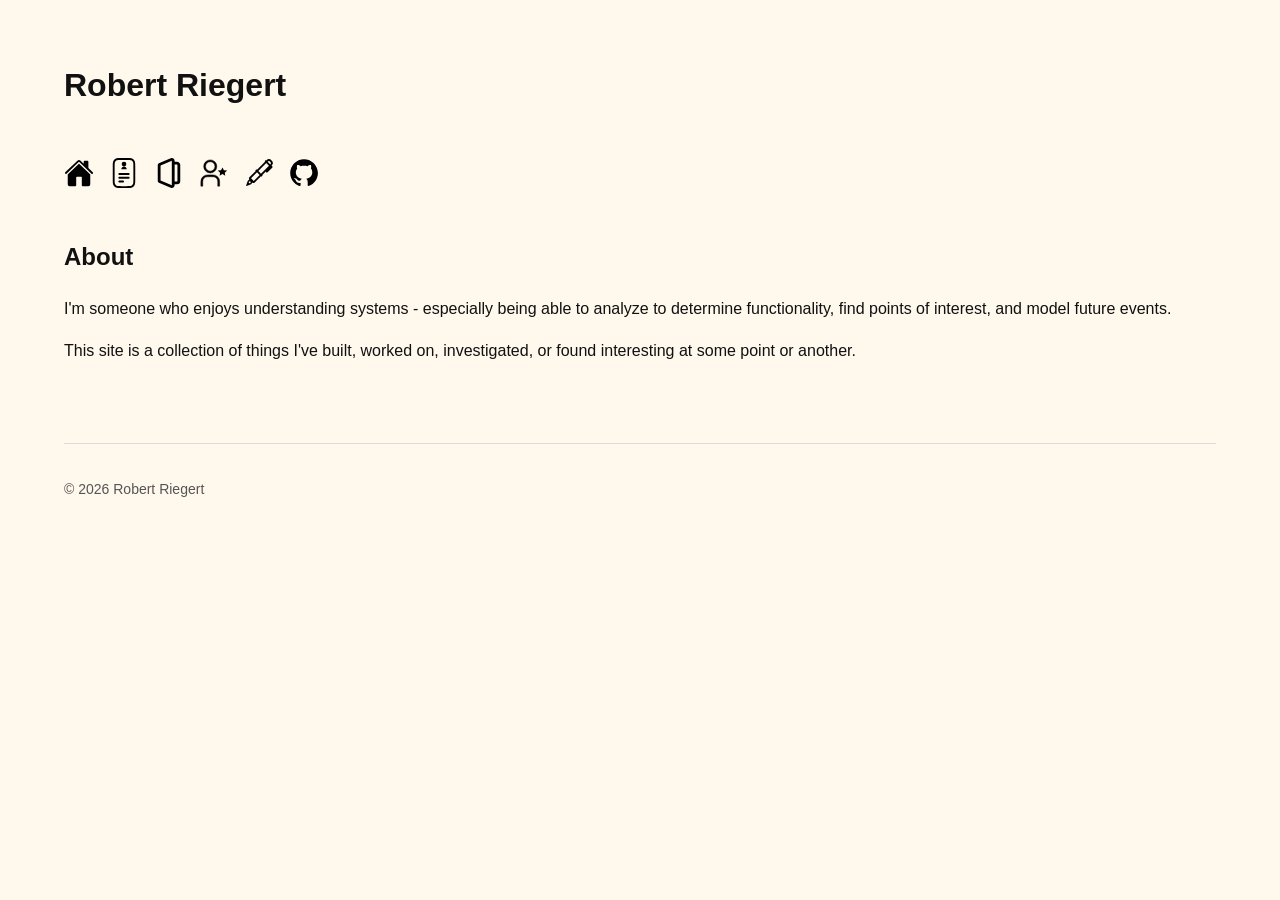
<file: index.html>
<!DOCTYPE html>
<html lang="en">
<head>
    <meta charset="UTF-8">
    <meta name="viewport" content="width=device-width, initial-scale=1.0">

    <title>Robert Riegert</title>
    <link rel="stylesheet" href="css/style.css">
</head>

<body>

<header>
    <h1>Robert Riegert</h1>

	<p><br></p>

    <nav>
		<a href="https://robertriegert.com/"><img src="assets/home.svg" alt="Home" class="link-icon"></a>
		<a href="https://robertriegert.com/resume.html"><img src="assets/resume.svg" alt="Resume" class="link-icon"></a>
        <a href="https://robertriegert.com/projects.html"><img src="assets/project.svg" alt="Projects" class="link-icon"></a>
        <a href="https://robertriegert.com/certifications.html"><img src="assets/user-certification.svg" alt="Certifications" class="link-icon"></a>
        <a href="https://robertriegert.com/blog.html"><img src="assets/fountain-pen.svg" alt="Blog" class="link-icon"></a>
        <a href="https://github.com/rcriegert" target="_blank" rel="noopener noreferrer"><img src="assets/GitHub_Invertocat_Black_Clearspace.svg" alt="GitHub" class="link-icon"></a>
    </nav>
</header>

<main>
    <h2>About</h2>

    <p>
        I'm someone who enjoys understanding systems - especially being able to analyze to determine functionality, find points of interest, and model future events.
    </p>

    <p>
        This site is a collection of things I've built, worked on, investigated, or found interesting at some point or another.
    </p>

</main>

<footer>
    <p>&copy; 2026 Robert Riegert</p>
</footer>

</body>
</html>
</file>
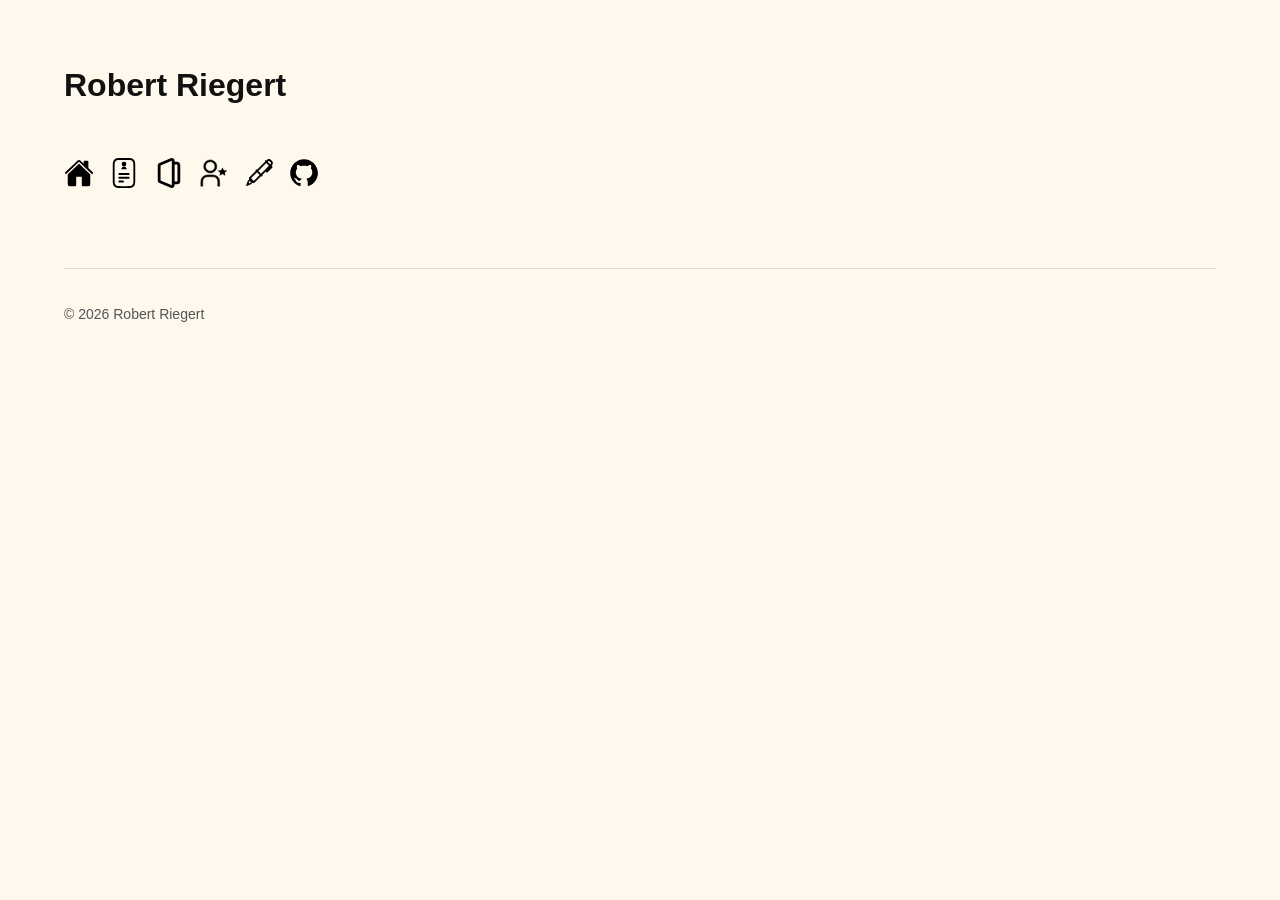
<file: blog.html>
<!DOCTYPE html>
<html lang="en">
<head>
    <meta charset="UTF-8">
    <meta name="viewport" content="width=device-width, initial-scale=1.0">

    <title>Robert Riegert</title>
    <link rel="stylesheet" href="../css/style.css">
</head>

<body>

<header>
    <h1>Robert Riegert</h1>

	<p><br></p>

    <nav>
		<a href="https://robertriegert.com/"><img src="assets/home.svg" alt="Home" class="link-icon"></a>
		<a href="https://robertriegert.com/resume.html"><img src="assets/resume.svg" alt="Resume" class="link-icon"></a>
        <a href="https://robertriegert.com/projects.html"><img src="assets/project.svg" alt="Projects" class="link-icon"></a>
        <a href="https://robertriegert.com/certifications.html"><img src="assets/user-certification.svg" alt="Certifications" class="link-icon"></a>
        <a href="https://robertriegert.com/blog.html"><img src="assets/fountain-pen.svg" alt="Blog" class="link-icon"></a>
        <a href="https://github.com/rcriegert" target="_blank" rel="noopener noreferrer"><img src="assets/GitHub_Invertocat_Black_Clearspace.svg" alt="GitHub" class="link-icon"></a>
    </nav>
</header>

<main>

	

</main>

<footer>
    <p>&copy; 2026 Robert Riegert</p>
</footer>

</body>
</html>
</file>
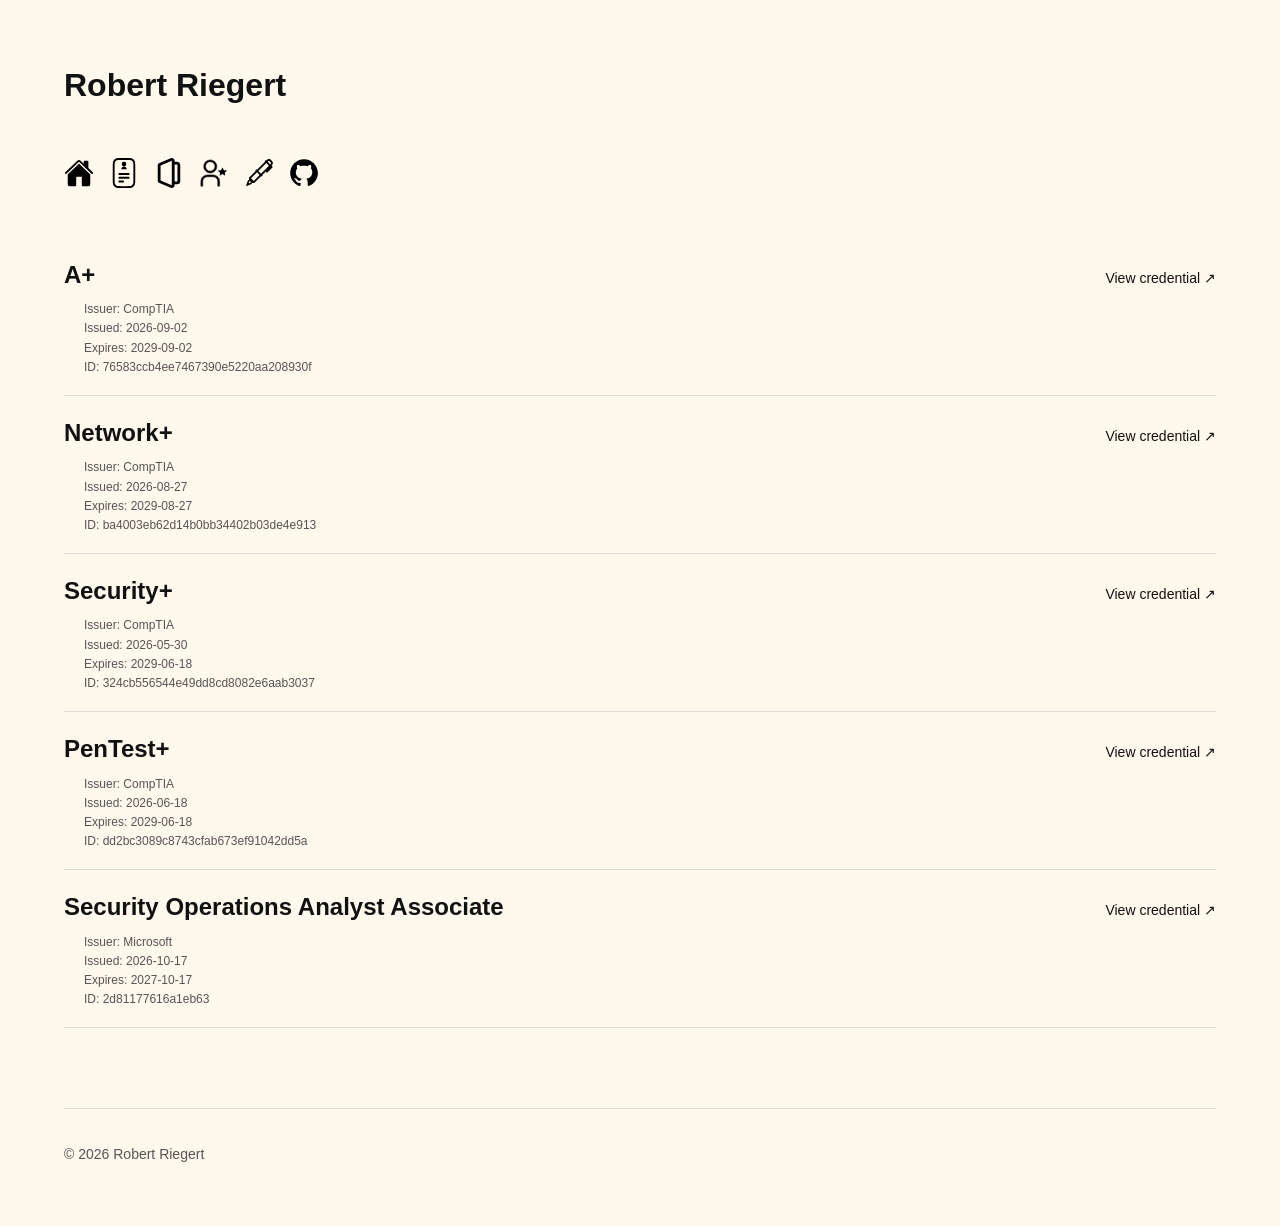
<file: certifications.html>
<!DOCTYPE html>
<html lang="en">
<head>
    <meta charset="UTF-8">
    <meta name="viewport" content="width=device-width, initial-scale=1.0">

    <title>Robert Riegert</title>
    <link rel="stylesheet" href="../css/style.css">
</head>

<body>

<header>
    <h1>Robert Riegert</h1>

	<p><br></p>

    <nav>
		<a href="https://robertriegert.com/"><img src="assets/home.svg" alt="Home" class="link-icon"></a>
		<a href="https://robertriegert.com/resume.html"><img src="assets/resume.svg" alt="Resume" class="link-icon"></a>
        <a href="https://robertriegert.com/projects.html"><img src="assets/project.svg" alt="Projects" class="link-icon"></a>
        <a href="https://robertriegert.com/certifications.html"><img src="assets/user-certification.svg" alt="Certifications" class="link-icon"></a>
        <a href="https://robertriegert.com/blog.html"><img src="assets/fountain-pen.svg" alt="Blog" class="link-icon"></a>
        <a href="https://github.com/rcriegert" target="_blank" rel="noopener noreferrer"><img src="assets/GitHub_Invertocat_Black_Clearspace.svg" alt="GitHub" class="link-icon"></a>
    </nav>
</header>

<main>

	<ul class="cert-list">
		<li>
			<h2>
				A+
				<a href="https://cp.certmetrics.com/comptia/en/public/verify/credential/76583ccb4ee7467390e5220aa208930f"
				   target="_blank"
				   rel="noopener noreferrer">
					View credential ↗
				</a>
			</h2>
			<ul class="cert-details">
				<li>Issuer: CompTIA</li>
				<li>Issued: 2026-09-02</li>
				<li>Expires: 2029-09-02</li>
				<li>ID: 76583ccb4ee7467390e5220aa208930f</li>
			</ul>
		</li>
		<li>
			<h2>
				Network+
				<a href="https://cp.certmetrics.com/comptia/en/public/verify/credential/ba4003eb62d14b0bb34402b03de4e913"
				   target="_blank"
				   rel="noopener noreferrer">
					View credential ↗
				</a>
			</h2>
			<ul class="cert-details">
				<li>Issuer: CompTIA</li>
				<li>Issued: 2026-08-27</li>
				<li>Expires: 2029-08-27</li>
				<li>ID: ba4003eb62d14b0bb34402b03de4e913</li>
			</ul>
		</li>
		<li>
			<h2>
				Security+
				<a href="https://cp.certmetrics.com/comptia/en/public/verify/credential/324cb556544e49dd8cd8082e6aab3037"
				   target="_blank"
				   rel="noopener noreferrer">
					View credential ↗
				</a>
			</h2>
			<ul class="cert-details">
				<li>Issuer: CompTIA</li>
				<li>Issued: 2026-05-30</li>
				<li>Expires: 2029-06-18</li>
				<li>ID: 324cb556544e49dd8cd8082e6aab3037</li>
			</ul>
		</li>
				<li>
			<h2>
				PenTest+
				<a href="https://cp.certmetrics.com/comptia/en/public/verify/credential/dd2bc3089c8743cfab673ef91042dd5a"
				   target="_blank"
				   rel="noopener noreferrer">
					View credential ↗
				</a>
			</h2>
			<ul class="cert-details">
				<li>Issuer: CompTIA</li>
				<li>Issued: 2026-06-18</li>
				<li>Expires: 2029-06-18</li>
				<li>ID: dd2bc3089c8743cfab673ef91042dd5a</li>
			</ul>
		</li>
				<li>
			<h2>
				Security Operations Analyst Associate
				<a href="https://learn.microsoft.com/en-us/users/robertriegert-7083/credentials/2d81177616a1eb63"
				   target="_blank"
				   rel="noopener noreferrer">
					View credential ↗
				</a>
			</h2>
			<ul class="cert-details">
				<li>Issuer: Microsoft</li>
				<li>Issued: 2026-10-17</li>
				<li>Expires: 2027-10-17</li>
				<li>ID: 2d81177616a1eb63</li>
			</ul>
		</li>
	</ul>

</main>

<footer>
    <p>&copy; 2026 Robert Riegert</p>
</footer>

</body>
</html>
</file>
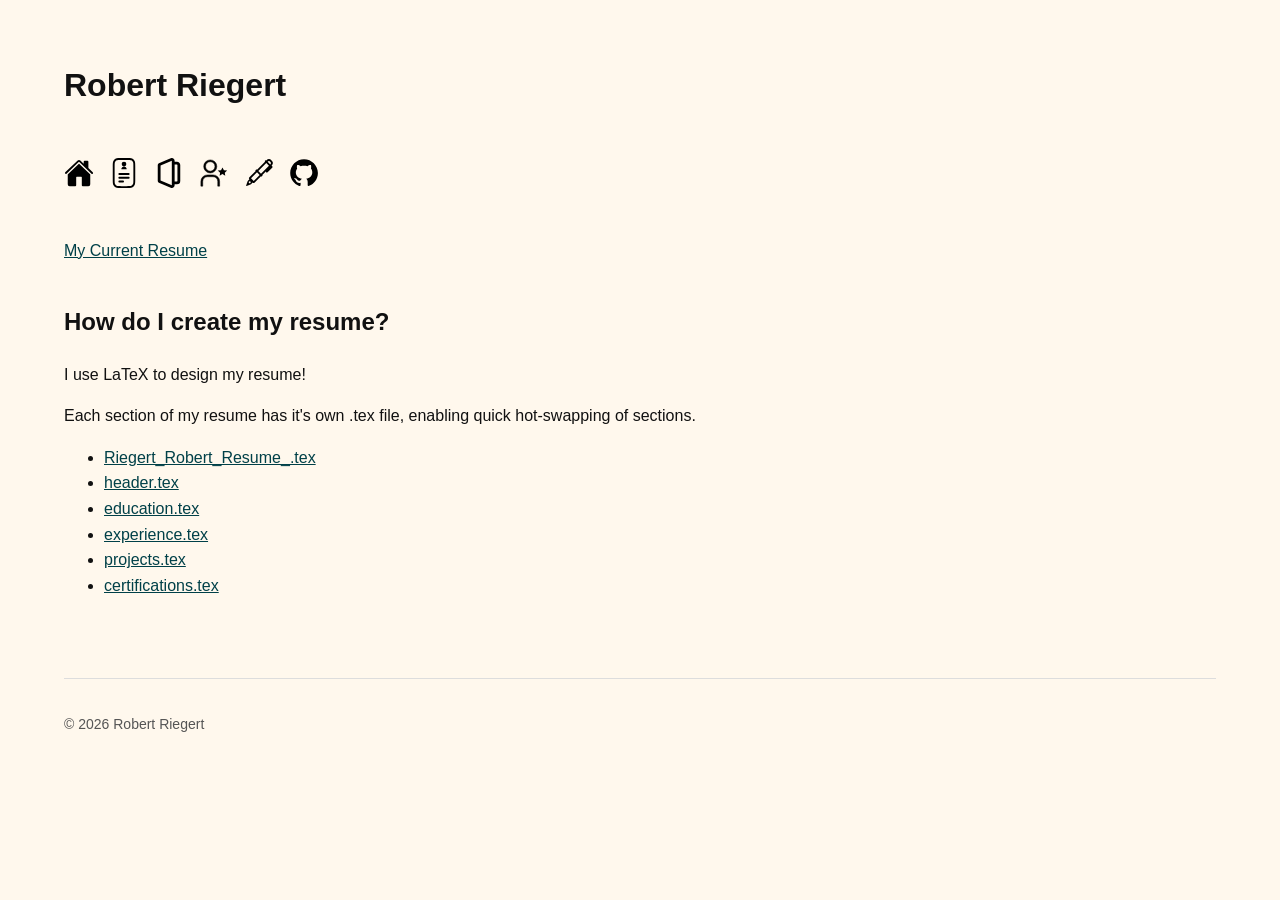
<file: resume.html>
<!DOCTYPE html>
<html lang="en">
<head>
    <meta charset="UTF-8">
    <meta name="viewport" content="width=device-width, initial-scale=1.0">

    <title>Robert Riegert</title>
    <link rel="stylesheet" href="../css/style.css">
</head>

<body>

<header>
    <h1>Robert Riegert</h1>

	<p><br></p>

    <nav>
		<a href="https://robertriegert.com/"><img src="assets/home.svg" alt="Home" class="link-icon"></a>
		<a href="./resume.html"><img src="assets/resume.svg" alt="Resume" class="link-icon"></a>
        <a href="./projects.html"><img src="assets/project.svg" alt="Projects" class="link-icon"></a>
        <a href="./certifications.html"><img src="assets/user-certification.svg" alt="Certifications" class="link-icon"></a>
        <a href="./blog.html"><img src="assets/fountain-pen.svg" alt="Blog" class="link-icon"></a>
        <a href="https://github.com/rcriegert" target="_blank" rel="noopener noreferrer"><img src="assets/GitHub_Invertocat_Black_Clearspace.svg" alt="GitHub" class="link-icon"></a>
    </nav>
</header>

<main>

	<a href="assets/Resume/Riegert_Robert_Resume_.pdf" target="_blank" rel="noopener noreferrer" class="external-link">My Current Resume</a>
	
	<h2>How do I create my resume?</h2>
	<p>
		I use LaTeX to design my resume!
	</p>
	<p>
		Each section of my resume has it's own .tex file, enabling quick hot-swapping of sections.
	</p>

	<ul>
		<li>
			<a href="assets/Resume/Riegert_Robert_Resume_.tex" target="_blank" rel="noopener noreferrer" class="external-link">Riegert_Robert_Resume_.tex</a>
		</li>
		<li>
			<a href="assets/Resume/header.tex" target="_blank" rel="noopener noreferrer" class="external-link">header.tex</a>
		</li>
		<li>
			<a href="assets/Resume/education.tex" target="_blank" rel="noopener noreferrer" class="external-link">education.tex</a>
		</li>
		<li>
			<a href="assets/Resume/experience.tex" target="_blank" rel="noopener noreferrer" class="external-link">experience.tex</a>
		</li>
		<li>
			<a href="assets/Resume/projects.tex" target="_blank" rel="noopener noreferrer" class="external-link">projects.tex</a>
		</li>
		<li>
			<a href="assets/Resume/certifications.tex" target="_blank" rel="noopener noreferrer" class="external-link">certifications.tex</a>
		</li>
	</ul>
	
</main>

<footer>
    <p>&copy; 2026 Robert Riegert</p>
</footer>

</body>
</html>
</file>
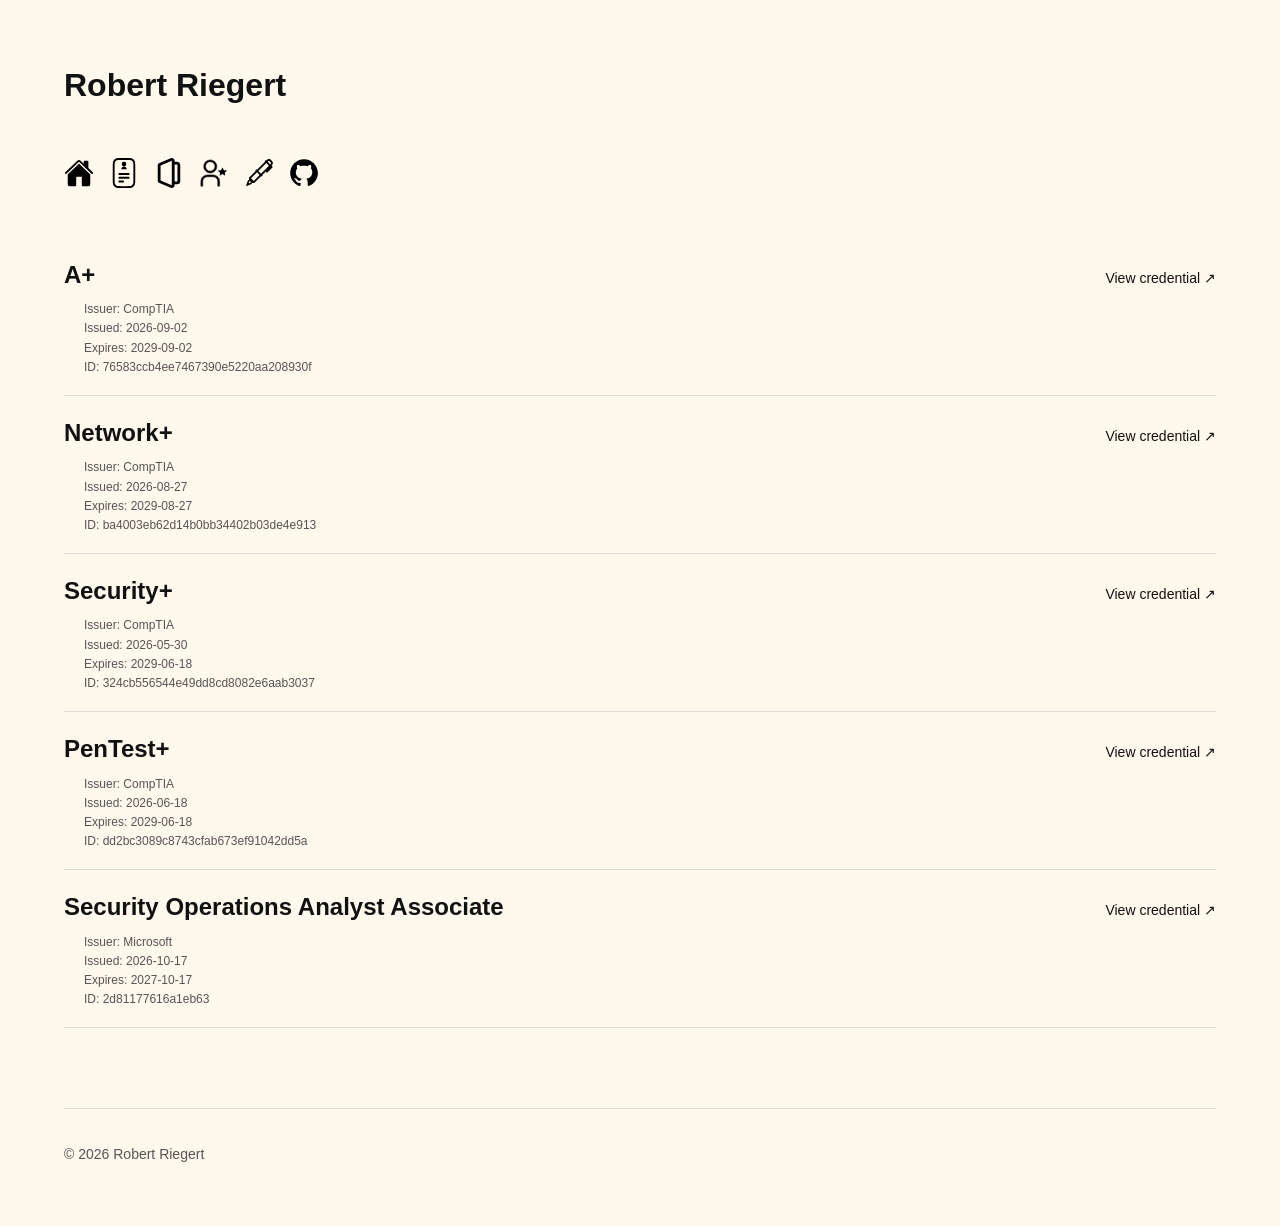
<file: html/certifications.html>
<!DOCTYPE html>
<html lang="en">
<head>
    <meta charset="UTF-8">
    <meta name="viewport" content="width=device-width, initial-scale=1.0">

    <title>Robert Riegert</title>
    <link rel="stylesheet" href="../css/style.css">
</head>

<body>

<header>
    <h1>Robert Riegert</h1>

	<p><br></p>

    <nav>
	<a href="../index.html"><img src="../assets/home.svg" alt="Home" class="link-icon"></a>
	<a href="resume.html"><img src="../assets/resume.svg" alt="Resume" class="link-icon"></a>
        <a href="projects.html"><img src="../assets/project.svg" alt="Projects" class="link-icon"></a>
        <a href="certifications.html"><img src="../assets/user-certification.svg" alt="Certifications" class="link-icon"></a>
        <a href="blog.html"><img src="../assets/fountain-pen.svg" alt="Blog" class="link-icon"></a>
        <a href="https://github.com/rcriegert"><img src="../assets/GitHub_Invertocat_Black_Clearspace.svg" alt="GitHub" class="link-icon"></a>
    </nav>
</header>

<main>

	<ul class="cert-list">
		<li>
			<h2>
				A+
				<a href="https://cp.certmetrics.com/comptia/en/public/verify/credential/76583ccb4ee7467390e5220aa208930f"
				   target="_blank"
				   rel="noopener noreferrer">
					View credential ↗
				</a>
			</h2>
			<ul class="cert-details">
				<li>Issuer: CompTIA</li>
				<li>Issued: 2026-09-02</li>
				<li>Expires: 2029-09-02</li>
				<li>ID: 76583ccb4ee7467390e5220aa208930f</li>
			</ul>
		</li>
		<li>
			<h2>
				Network+
				<a href="https://cp.certmetrics.com/comptia/en/public/verify/credential/ba4003eb62d14b0bb34402b03de4e913"
				   target="_blank"
				   rel="noopener noreferrer">
					View credential ↗
				</a>
			</h2>
			<ul class="cert-details">
				<li>Issuer: CompTIA</li>
				<li>Issued: 2026-08-27</li>
				<li>Expires: 2029-08-27</li>
				<li>ID: ba4003eb62d14b0bb34402b03de4e913</li>
			</ul>
		</li>
		<li>
			<h2>
				Security+
				<a href="https://cp.certmetrics.com/comptia/en/public/verify/credential/324cb556544e49dd8cd8082e6aab3037"
				   target="_blank"
				   rel="noopener noreferrer">
					View credential ↗
				</a>
			</h2>
			<ul class="cert-details">
				<li>Issuer: CompTIA</li>
				<li>Issued: 2026-05-30</li>
				<li>Expires: 2029-06-18</li>
				<li>ID: 324cb556544e49dd8cd8082e6aab3037</li>
			</ul>
		</li>
				<li>
			<h2>
				PenTest+
				<a href="https://cp.certmetrics.com/comptia/en/public/verify/credential/dd2bc3089c8743cfab673ef91042dd5a"
				   target="_blank"
				   rel="noopener noreferrer">
					View credential ↗
				</a>
			</h2>
			<ul class="cert-details">
				<li>Issuer: CompTIA</li>
				<li>Issued: 2026-06-18</li>
				<li>Expires: 2029-06-18</li>
				<li>ID: dd2bc3089c8743cfab673ef91042dd5a</li>
			</ul>
		</li>
				<li>
			<h2>
				Security Operations Analyst Associate
				<a href="https://learn.microsoft.com/en-us/users/robertriegert-7083/credentials/2d81177616a1eb63"
				   target="_blank"
				   rel="noopener noreferrer">
					View credential ↗
				</a>
			</h2>
			<ul class="cert-details">
				<li>Issuer: Microsoft</li>
				<li>Issued: 2026-10-17</li>
				<li>Expires: 2027-10-17</li>
				<li>ID: 2d81177616a1eb63</li>
			</ul>
		</li>
	</ul>

</main>

<footer>
    <p>&copy; 2026 Robert Riegert</p>
</footer>

</body>
</html>
</file>
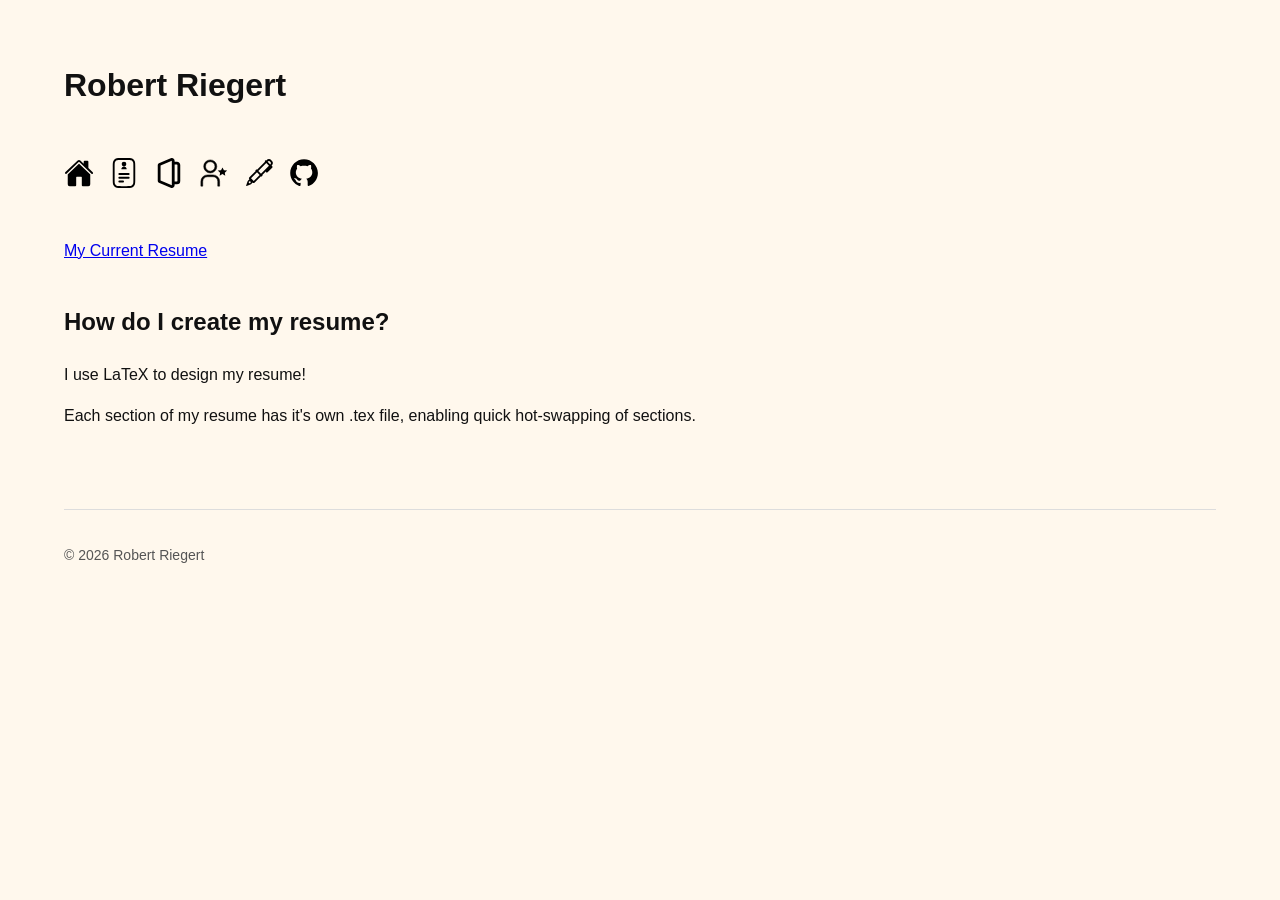
<file: html/resume.html>
<!DOCTYPE html>
<html lang="en">
<head>
    <meta charset="UTF-8">
    <meta name="viewport" content="width=device-width, initial-scale=1.0">

    <title>Robert Riegert</title>
    <link rel="stylesheet" href="../css/style.css">
</head>

<body>

<header>
    <h1>Robert Riegert</h1>

	<p><br></p>

    <nav>
	<a href="../index.html"><img src="../assets/home.svg" alt="Home" class="link-icon"></a>
	<a href="resume.html"><img src="../assets/resume.svg" alt="Resume" class="link-icon"></a>
        <a href="projects.html"><img src="../assets/project.svg" alt="Projects" class="link-icon"></a>
        <a href="certifications.html"><img src="../assets/user-certification.svg" alt="Certifications" class="link-icon"></a>
        <a href="blog.html"><img src="../assets/fountain-pen.svg" alt="Blog" class="link-icon"></a>
        <a href="https://github.com/rcriegert"><img src="../assets/GitHub_Invertocat_Black_Clearspace.svg" alt="GitHub" class="link-icon"></a>
    </nav>
</header>

<main>

	<a href="https://github.com/rcriegert">My Current Resume</a>
	
	<h2>How do I create my resume?</h2>
	<p>
		I use LaTeX to design my resume!
	</p>
	<p>
		Each section of my resume has it's own .tex file, enabling quick hot-swapping of sections.
	</p>

</main>

<footer>
    <p>&copy; 2026 Robert Riegert</p>
</footer>

</body>
</html>
</file>
<file: css/style.css>
body {
    width: 90%;
    margin: 60px auto;

    font-family: Arial, sans-serif;
    line-height: 1.6;

    color: #111111;
    background: #FFF8ED;
}

header {
    margin-bottom: 50px;
}

h1 {
    margin-bottom: 0;
}

header p {
    margin-top: 5px;
    color: #444444;
}

footer {
    margin-top: 80px;
    padding-top: 20px;
    border-top: 1px solid #ddd;
    color: #555555;
    font-size: 14px;
}

nav {
    display: flex;
    align-items: center;
    gap: 15px;
}

nav a {
    display: flex;
    align-items: center;
}

h2 {
    margin-top: 40px;
}

.external-link {
  color: #004048;
  text-decoration: underline;
}

.external-link:visited {
  color: #004048;
}

.link-icon {
    width: 30px;
    height: 30px;
    display: block;
}

.cert-list {
    padding: 0;
    list-style: none;
}

.cert-list > li {
    padding: 18px 0;
    border-bottom: 1px solid #dddddd;
}

.cert-list h2 {
    display: flex;
    align-items: baseline;
    justify-content: space-between;
    margin: 0;
}

.cert-list h2 a {
    font-size: 14px;
    font-weight: normal;
    color: #111111;
    text-decoration: none;
}

.cert-list h2 a:hover {
    text-decoration: underline;
}

.cert-details {
    margin-top: 6px;
    padding-left: 20px;

    font-size: 12px;
    color: #555555;
    list-style: none;
}

.cert-details li {
    margin: 0;
}
</file>
